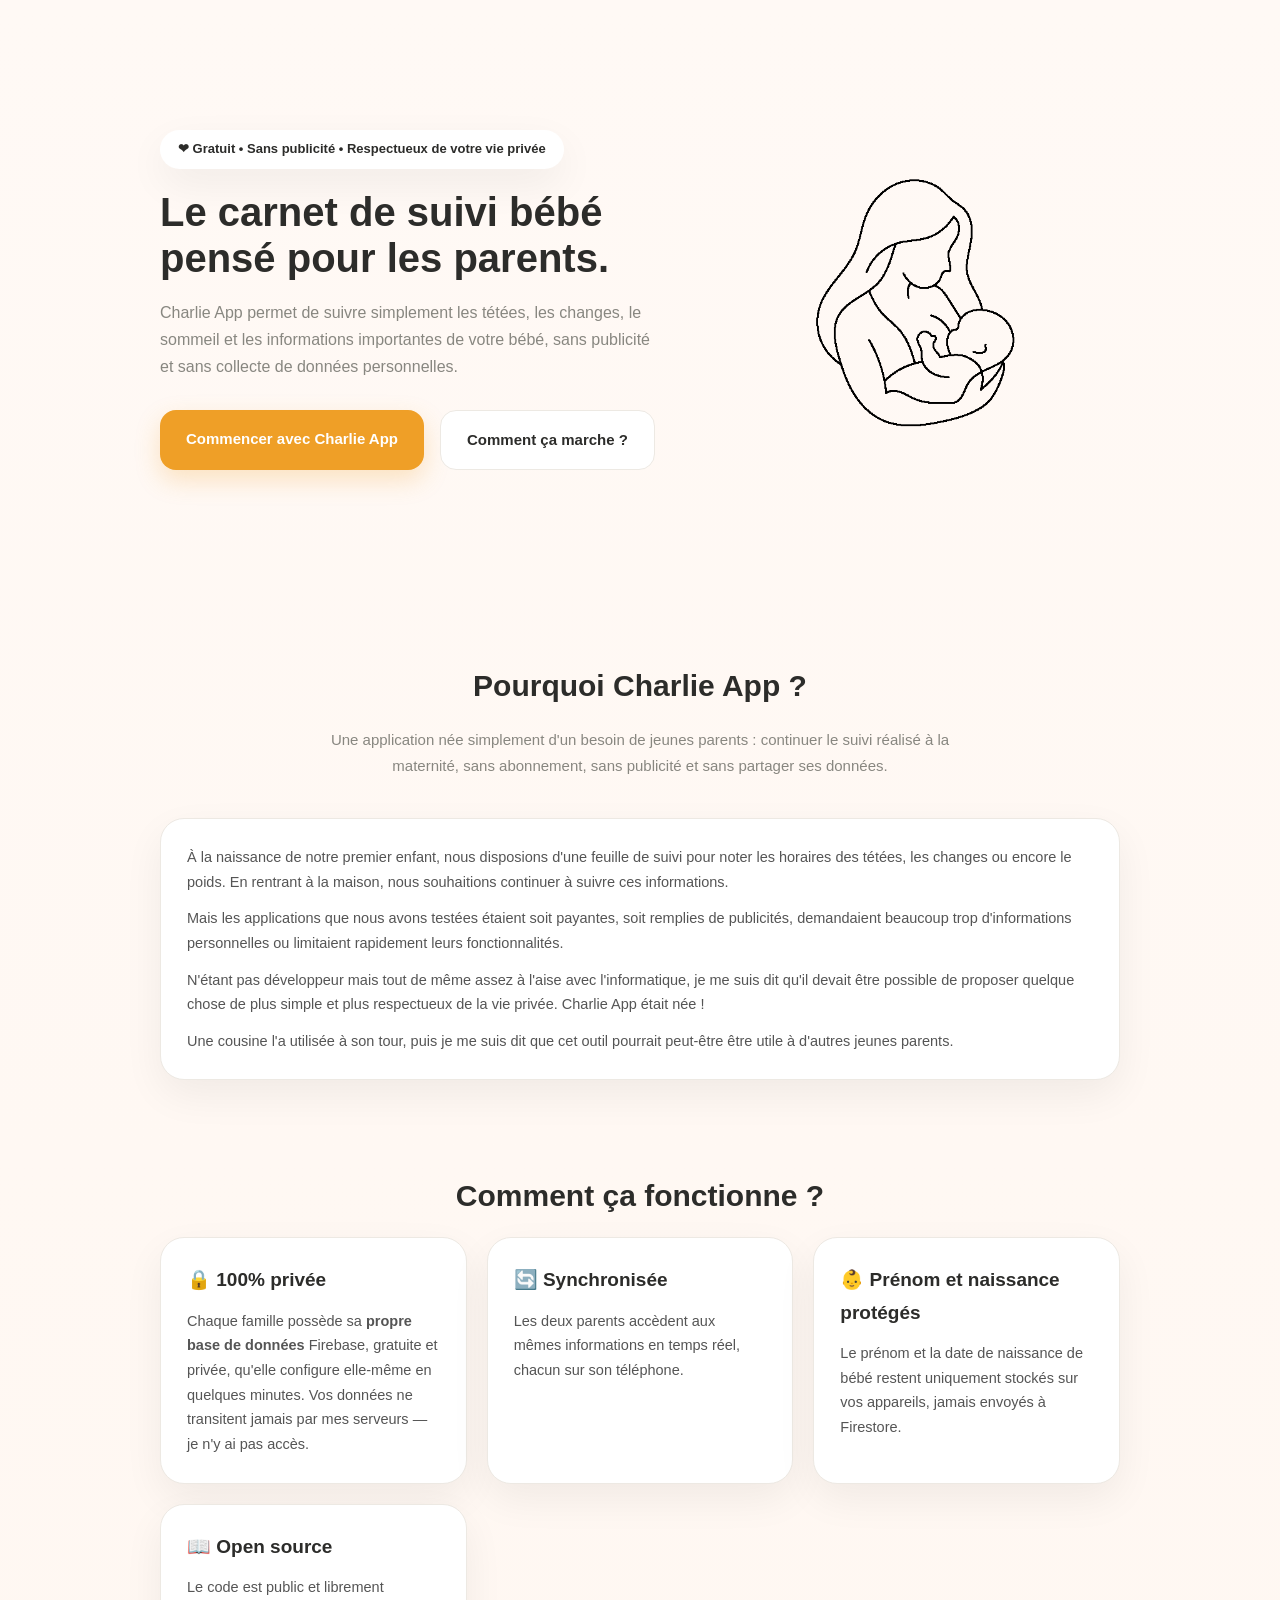
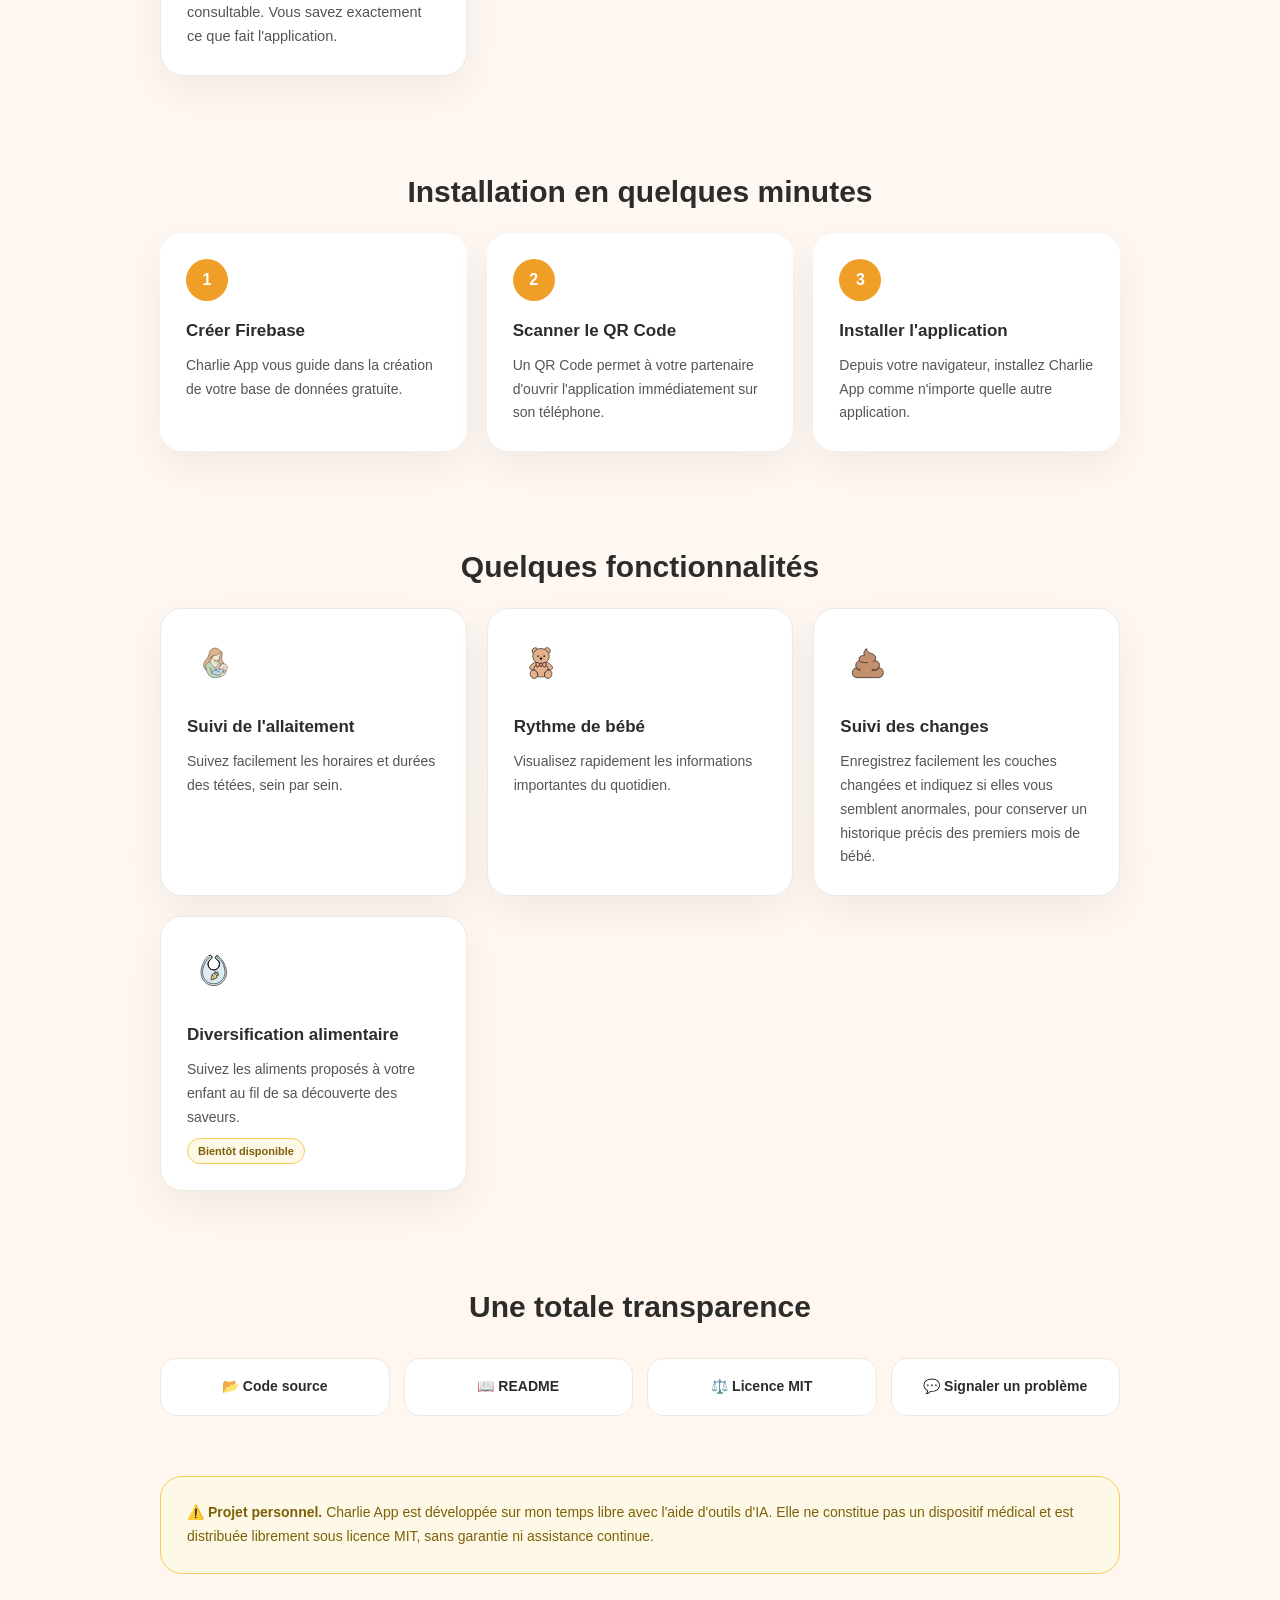
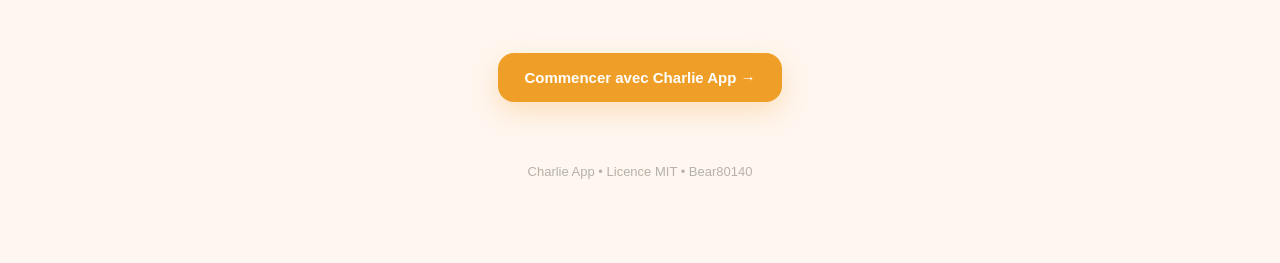
<file: index.html>
<!DOCTYPE html>
<html lang="fr">
<head>
<meta charset="UTF-8">
<meta name="viewport" content="width=device-width, initial-scale=1.0, viewport-fit=cover">
<meta name="apple-mobile-web-app-capable" content="yes">
<meta name="theme-color" content="#FFF9F5">
<link rel="manifest" href="manifest.json">
<title>Charlie App — Le carnet de suivi bébé simple, gratuit et respectueux de votre vie privée</title>
<style>
:root{
  --bg:#FFF9F5;
  --card:#FFFFFF;
  --primary:#EF9F27;
  --primary-dark:#BA7517;
  --text:#2C2C2A;
  --light:#888780;
  --border:#EDE9E3;
  --shadow:0 15px 40px rgba(0,0,0,.06);
}
* { box-sizing: border-box; margin: 0; padding: 0; -webkit-tap-highlight-color: transparent; }
body {
  font-family: -apple-system, BlinkMacSystemFont, "Segoe UI", sans-serif;
  background: linear-gradient(180deg, #FFF9F5 0%, #FFF6EF 100%);
  color: var(--text); line-height: 1.7;
}
.container { max-width: 1000px; margin: 0 auto; padding: 30px 20px 80px; }

/* ── HERO ── */
.hero { display: grid; grid-template-columns: 1.1fr 0.9fr; gap: 50px; align-items: center; min-height: 60vh; }
.hero img { width: 100%; max-width: 320px; display: block; margin: 0 auto; }
.badge {
  display: inline-block; padding: 8px 18px; border-radius: 30px; background: #fff;
  box-shadow: var(--shadow); font-size: 13px; font-weight: 600; margin-bottom: 20px;
}
h1 { font-size: 40px; line-height: 1.15; margin-bottom: 18px; font-weight: 800; }
.hero p { font-size: 16px; color: var(--light); margin-bottom: 30px; }
.buttons { display: flex; gap: 16px; flex-wrap: wrap; }
.btn { text-decoration: none; padding: 16px 26px; border-radius: 16px; font-weight: 700; font-size: 15px; transition: background .2s; }
.btn-primary { background: var(--primary); color: #fff; box-shadow: 0 10px 25px rgba(239,159,39,.25); }
.btn-primary:hover { background: var(--primary-dark); }
.btn-secondary { background: #fff; color: var(--text); border: 1px solid var(--border); }
.btn-secondary:hover { border-color: var(--primary); }

/* ── SECTIONS ── */
.section { margin-top: 90px; }
.section-title { font-size: 30px; margin-bottom: 16px; text-align: center; font-weight: 800; }
.section-subtitle { max-width: 640px; margin: 0 auto 40px; text-align: center; color: var(--light); font-size: 15px; }

.card { background: #fff; padding: 26px; border-radius: 24px; box-shadow: var(--shadow); border: 1px solid var(--border); }
.card h3 { margin-bottom: 12px; font-size: 19px; }
.card p { color: #555; font-size: 14.5px; }
.card p + p { margin-top: 12px; }
.card ul { padding-left: 18px; display: flex; flex-direction: column; gap: 6px; margin-top: 6px; }
.card li { color: #555; font-size: 14.5px; }

.grid { display: grid; grid-template-columns: repeat(auto-fit, minmax(260px,1fr)); gap: 20px; }

/* ── TIMELINE ── */
.timeline { display: grid; grid-template-columns: repeat(auto-fit, minmax(230px,1fr)); gap: 20px; }
.step { background: #fff; padding: 26px; border-radius: 22px; box-shadow: var(--shadow); }
.number {
  width: 42px; height: 42px; display: flex; align-items: center; justify-content: center;
  border-radius: 50%; background: var(--primary); color: #fff; font-weight: 700; margin-bottom: 16px;
}
.step h3 { font-size: 17px; margin-bottom: 8px; }
.step p { color: #555; font-size: 14px; }

/* ── FEATURES ── */
.features { display: grid; grid-template-columns: repeat(auto-fit, minmax(240px,1fr)); gap: 20px; }
.feature { background: #fff; padding: 26px; border-radius: 22px; box-shadow: var(--shadow); border: 1px solid var(--border); }
.feature img { width: 56px; height: 56px; margin-bottom: 14px; }
.feature h3 { font-size: 17px; margin-bottom: 8px; }
.feature p { color: #555; font-size: 14px; }
.feature .soon { display: inline-block; margin-top: 8px; font-size: 11px; font-weight: 700; color: #7D6008; background: #FEF9E7; border: 1px solid #F5CB5C; border-radius: 20px; padding: 3px 10px; }

/* ── NOTICE ── */
.notice { margin-top: 60px; padding: 24px 26px; border-radius: 22px; background: #FEF9E7; border: 1px solid #F5CB5C; color: #7D6008; font-size: 14px; }

/* ── GITHUB LINKS ── */
.github { display: grid; grid-template-columns: repeat(auto-fit, minmax(200px,1fr)); gap: 14px; margin-top: 26px; }
.link { text-decoration: none; padding: 16px; background: #fff; border-radius: 16px; border: 1px solid var(--border); font-weight: 600; font-size: 14px; color: var(--text); text-align: center; transition: border-color .2s; }
.link:hover { border-color: var(--primary); }

.footer { margin-top: 70px; text-align: center; color: #B4B2A9; font-size: 13px; }

@media (max-width: 900px) {
  .hero { grid-template-columns: 1fr; text-align: center; gap: 30px; min-height: auto; }
  .hero img { order: -1; max-width: 220px; }
  h1 { font-size: 32px; }
  .buttons { justify-content: center; }
  .section { margin-top: 60px; }
}
</style>
</head>
<body>

<div class="container">

  <!-- HERO -->
  <section class="hero">
    <div>
      <span class="badge">❤ Gratuit • Sans publicité • Respectueux de votre vie privée</span>
      <h1>Le carnet de suivi bébé pensé pour les parents.</h1>
      <p>
        Charlie App permet de suivre simplement les tétées, les changes, le sommeil et les
        informations importantes de votre bébé, sans publicité et sans collecte de données personnelles.
      </p>
      <div class="buttons">
        <a href="app.html" class="btn btn-primary">Commencer avec Charlie App</a>
        <a href="#fonctionnement" class="btn btn-secondary">Comment ça marche ?</a>
      </div>
    </div>
    <div>
      <img src="./icon-512.png" alt="Logo Charlie App">
    </div>
  </section>

  <!-- POURQUOI -->
  <section class="section">
    <h2 class="section-title">Pourquoi Charlie App ?</h2>
    <p class="section-subtitle">
      Une application née simplement d'un besoin de jeunes parents : continuer le suivi réalisé
      à la maternité, sans abonnement, sans publicité et sans partager ses données.
    </p>
    <div class="card">
      <p>
        À la naissance de notre premier enfant, nous disposions d'une feuille de suivi pour noter
        les horaires des tétées, les changes ou encore le poids. En rentrant à la maison, nous
        souhaitions continuer à suivre ces informations.
      </p>
      <p>
        Mais les applications que nous avons testées étaient soit payantes, soit remplies de
        publicités, demandaient beaucoup trop d'informations personnelles ou limitaient rapidement
        leurs fonctionnalités.
      </p>
      <p>
        N'étant pas développeur mais tout de même assez à l'aise avec l'informatique, je me suis dit
        qu'il devait être possible de proposer quelque chose de plus simple et plus respectueux de
        la vie privée. Charlie App était née !
      </p>
      <p>
        Une cousine l'a utilisée à son tour, puis je me suis dit que cet outil pourrait peut-être
        être utile à d'autres jeunes parents.
      </p>
    </div>
  </section>

  <!-- COMMENT CA FONCTIONNE -->
  <section class="section" id="fonctionnement">
    <h2 class="section-title">Comment ça fonctionne ?</h2>
    <div class="grid">
      <div class="card">
        <h3>🔒 100% privée</h3>
        <p>
          Chaque famille possède sa <strong>propre base de données</strong> Firebase, gratuite et privée,
          qu'elle configure elle-même en quelques minutes. Vos données ne transitent jamais par mes
          serveurs — je n'y ai pas accès.
        </p>
      </div>
      <div class="card">
        <h3>🔄 Synchronisée</h3>
        <p>
          Les deux parents accèdent aux mêmes informations en temps réel, chacun sur son téléphone.
        </p>
      </div>
      <div class="card">
        <h3>👶 Prénom et naissance protégés</h3>
        <p>
          Le prénom et la date de naissance de bébé restent uniquement stockés sur vos appareils,
          jamais envoyés à Firestore.
        </p>
      </div>
      <div class="card">
        <h3>📖 Open source</h3>
        <p>
          Le code est public et librement consultable. Vous savez exactement ce que fait l'application.
        </p>
      </div>
    </div>
  </section>

  <!-- INSTALLATION -->
  <section class="section">
    <h2 class="section-title">Installation en quelques minutes</h2>
    <div class="timeline">
      <div class="step">
        <div class="number">1</div>
        <h3>Créer Firebase</h3>
        <p>Charlie App vous guide dans la création de votre base de données gratuite.</p>
      </div>
      <div class="step">
        <div class="number">2</div>
        <h3>Scanner le QR Code</h3>
        <p>Un QR Code permet à votre partenaire d'ouvrir l'application immédiatement sur son téléphone.</p>
      </div>
      <div class="step">
        <div class="number">3</div>
        <h3>Installer l'application</h3>
        <p>Depuis votre navigateur, installez Charlie App comme n'importe quelle autre application.</p>
      </div>
    </div>
  </section>

  <!-- FONCTIONNALITÉS -->
  <section class="section">
    <h2 class="section-title">Quelques fonctionnalités</h2>
    <div class="features">
      <div class="feature">
        <img src="./images/down_allaitement.svg" alt="Suivi de l'allaitement">
        <h3>Suivi de l'allaitement</h3>
        <p>Suivez facilement les horaires et durées des tétées, sein par sein.</p>
      </div>
      <div class="feature">
        <img src="./images/down_rythme.svg" alt="Rythme de bébé">
        <h3>Rythme de bébé</h3>
        <p>Visualisez rapidement les informations importantes du quotidien.</p>
      </div>
      <div class="feature">
        <img src="./images/down_couches.svg" alt="Suivi des changes">
        <h3>Suivi des changes</h3>
        <p>
          Enregistrez facilement les couches changées et indiquez si elles vous semblent anormales,
          pour conserver un historique précis des premiers mois de bébé.
        </p>
      </div>
      <div class="feature">
        <img src="./images/down_diversification.svg" alt="Diversification alimentaire">
        <h3>Diversification alimentaire</h3>
        <p>Suivez les aliments proposés à votre enfant au fil de sa découverte des saveurs.</p>
        <span class="soon">Bientôt disponible</span>
      </div>
    </div>
  </section>

  <!-- TRANSPARENCE -->
  <section class="section">
    <h2 class="section-title">Une totale transparence</h2>
    <div class="github">
      <a class="link" href="https://github.com/Bear80140/charlie-app" target="_blank">📂 Code source</a>
      <a class="link" href="https://github.com/Bear80140/charlie-app#readme" target="_blank">📖 README</a>
      <a class="link" href="https://github.com/Bear80140/charlie-app/blob/main/LICENSE" target="_blank">⚖️ Licence MIT</a>
      <a class="link" href="https://github.com/Bear80140/charlie-app/issues" target="_blank">💬 Signaler un problème</a>
    </div>
  </section>

  <div class="notice">
    <strong>⚠️ Projet personnel.</strong> Charlie App est développée sur mon temps libre avec l'aide
    d'outils d'IA. Elle ne constitue pas un dispositif médical et est distribuée librement sous
    licence MIT, sans garantie ni assistance continue.
  </div>

  <section class="section" style="text-align:center;">
    <a href="app.html" class="btn btn-primary">Commencer avec Charlie App →</a>
  </section>

  <div class="footer">Charlie App • Licence MIT • Bear80140</div>

</div>

<script>
if ('serviceWorker' in navigator) {
  navigator.serviceWorker.register('sw.js').catch(function(){});
}
</script>
</body>
</html>
</file>
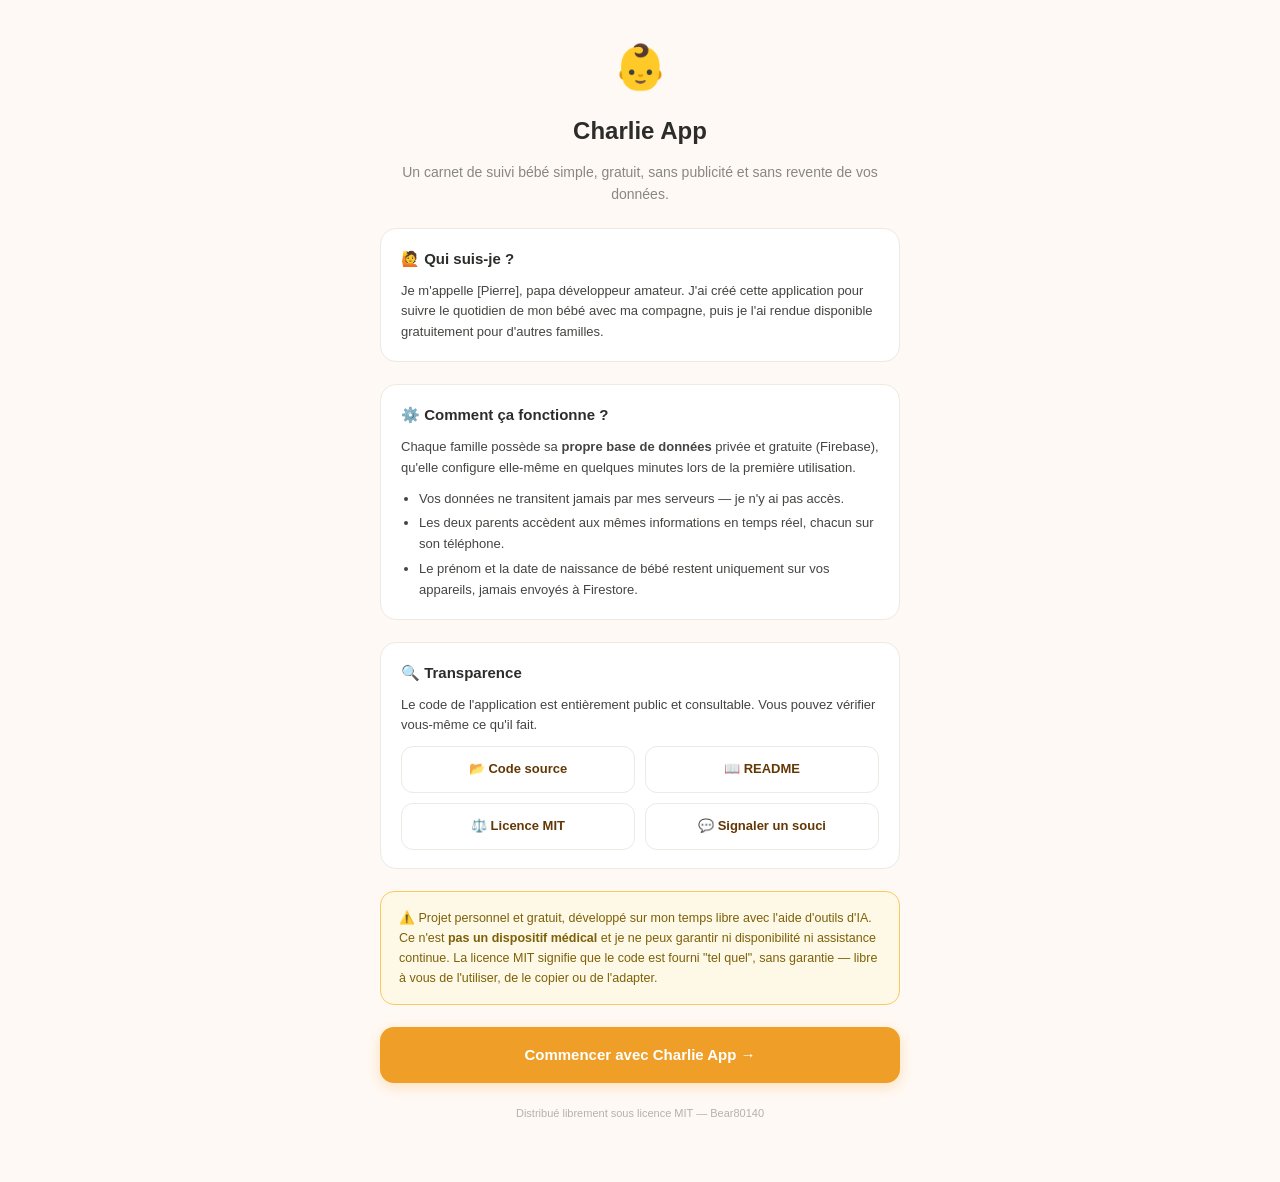
<file: bienvenue.html>
<!DOCTYPE html>
<html lang="fr">
<head>
<meta charset="UTF-8">
<meta name="viewport" content="width=device-width, initial-scale=1.0, viewport-fit=cover">
<title>Charlie App — Suivi bébé, en toute simplicité</title>
<style>
* { box-sizing: border-box; margin: 0; padding: 0; -webkit-tap-highlight-color: transparent; }
body {
  font-family: -apple-system, BlinkMacSystemFont, "Segoe UI", sans-serif;
  background: #FFF9F5; color: #2C2C2A; line-height: 1.6;
}
.wrap { max-width: 560px; margin: 0 auto; padding: 32px 20px 60px; display: flex; flex-direction: column; gap: 22px; }

.hero { text-align: center; display: flex; flex-direction: column; gap: 10px; }
.hero-emoji { font-size: 44px; }
.hero h1 { font-size: 24px; font-weight: 800; }
.hero p { font-size: 14px; color: #888780; }

.card {
  background: #fff; border: 1px solid #EDE9E3; border-radius: 16px; padding: 18px 20px;
  display: flex; flex-direction: column; gap: 10px;
}
.card h2 { font-size: 15px; font-weight: 700; display: flex; align-items: center; gap: 8px; }
.card p, .card li { font-size: 13px; color: #444441; }
.card ul { padding-left: 18px; display: flex; flex-direction: column; gap: 4px; }

.notice {
  background: #FEF9E7; border: 1px solid #F5CB5C; border-radius: 14px; padding: 16px 18px;
  font-size: 12.5px; color: #7D6008;
}

.links-grid { display: grid; grid-template-columns: 1fr 1fr; gap: 10px; }
.link-btn {
  background: #fff; border: 1px solid #EDE9E3; border-radius: 12px; padding: 12px;
  text-align: center; font-size: 13px; font-weight: 600; color: #633806;
  text-decoration: none; transition: background 0.15s;
}
.link-btn:hover { background: #FFF4EE; border-color: #EF9F27; }

.cta {
  display: block; text-align: center; padding: 16px; border-radius: 14px;
  background: #EF9F27; color: #fff; font-size: 15px; font-weight: 700;
  text-decoration: none; box-shadow: 0 4px 14px rgba(239,159,39,0.28);
}
.cta:hover { background: #BA7517; }

.footer-note { text-align: center; font-size: 11px; color: #B4B2A9; }
</style>
</head>
<body>
<div class="wrap">

  <div class="hero">
    <div class="hero-emoji">👶</div>
    <h1>Charlie App</h1>
    <p>Un carnet de suivi bébé simple, gratuit, sans publicité et sans revente de vos données.</p>
  </div>

  <div class="card">
    <h2>🙋 Qui suis-je ?</h2>
    <p>
      <!-- TODO Pierre : remplace ce paragraphe par ta propre présentation -->
      Je m'appelle [Pierre], papa développeur amateur. J'ai créé cette application pour suivre le quotidien de mon
      bébé avec ma compagne, puis je l'ai rendue disponible gratuitement pour d'autres familles.
    </p>
  </div>

  <div class="card">
    <h2>⚙️ Comment ça fonctionne ?</h2>
    <p>Chaque famille possède sa <strong>propre base de données</strong> privée et gratuite (Firebase), qu'elle configure elle-même en quelques minutes lors de la première utilisation.</p>
    <ul>
      <li>Vos données ne transitent jamais par mes serveurs — je n'y ai pas accès.</li>
      <li>Les deux parents accèdent aux mêmes informations en temps réel, chacun sur son téléphone.</li>
      <li>Le prénom et la date de naissance de bébé restent uniquement sur vos appareils, jamais envoyés à Firestore.</li>
    </ul>
  </div>

  <div class="card">
    <h2>🔍 Transparence</h2>
    <p>Le code de l'application est entièrement public et consultable. Vous pouvez vérifier vous-même ce qu'il fait.</p>
    <div class="links-grid">
      <a class="link-btn" href="https://github.com/Bear80140/charlie-app" target="_blank">📂 Code source</a>
      <a class="link-btn" href="https://github.com/Bear80140/charlie-app#readme" target="_blank">📖 README</a>
      <a class="link-btn" href="https://github.com/Bear80140/charlie-app/blob/main/LICENSE" target="_blank">⚖️ Licence MIT</a>
      <a class="link-btn" href="https://github.com/Bear80140/charlie-app/issues" target="_blank">💬 Signaler un souci</a>
    </div>
  </div>

  <div class="notice">
    ⚠️ Projet personnel et gratuit, développé sur mon temps libre avec l'aide d'outils d'IA. Ce n'est <strong>pas un dispositif médical</strong> et je ne peux garantir ni disponibilité ni assistance continue. La licence MIT signifie que le code est fourni "tel quel", sans garantie — libre à vous de l'utiliser, de le copier ou de l'adapter.
  </div>

  <a class="cta" href="index.html">Commencer avec Charlie App →</a>

  <div class="footer-note">Distribué librement sous licence MIT — Bear80140</div>

</div>
</body>
</html>
</file>
